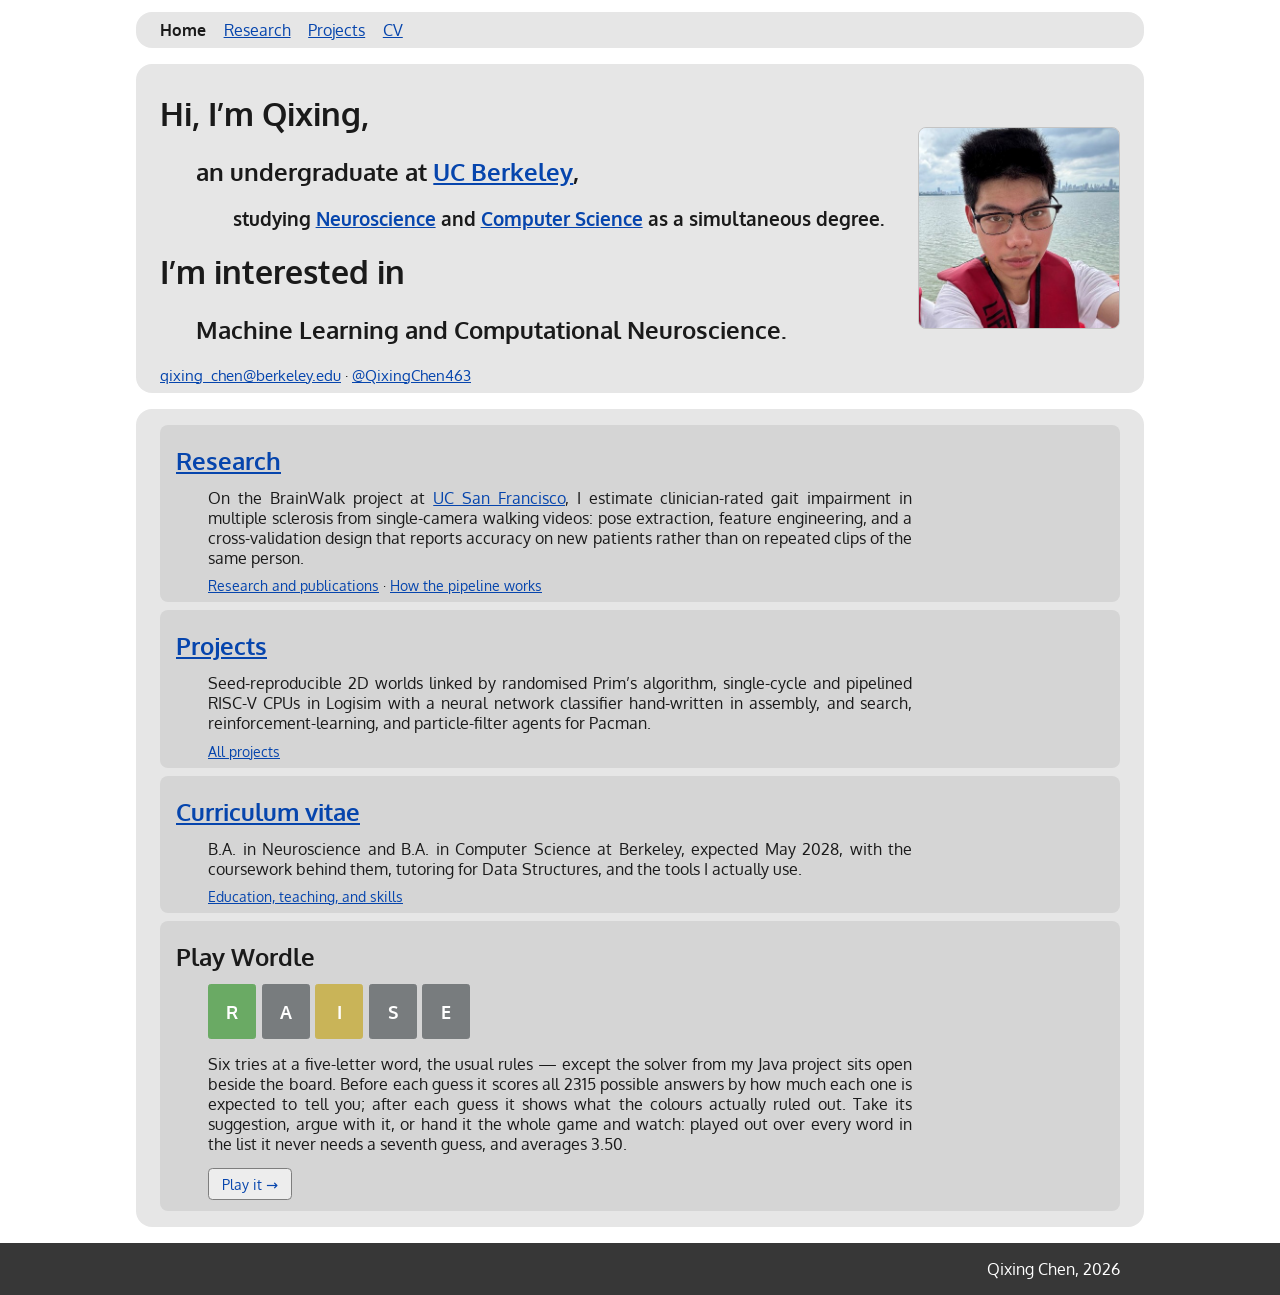
<file: index.html>
<!DOCTYPE html>
<html lang="en">
<head>
	<title>
		Qixing Chen
	</title>
	<meta charset="utf-8">
	<meta name="viewport" content="width=device-width, initial-scale=1">
	<meta name="description" content="Qixing Chen — undergraduate at UC Berkeley studying Neuroscience and Computer Science.">
	<link rel="stylesheet" type="text/css" href="style.css">
	<script src="script.js" defer></script>
</head>

<body>
	<nav class="sitenav" aria-label="Sections">
		<div class="navinner">
			<ul class="navlinks">
				<li><a href="index.html" class="texta" aria-current="page">Home</a></li>
				<li><a href="research.html" class="texta">Research</a></li>
				<li><a href="projects.html" class="texta">Projects</a></li>
				<li><a href="cv.html" class="texta">CV</a></li>
			</ul>
		</div>
	</nav>
	<div class="card" id="top">
		<div class="intro">
			<div class="intro-text">
				<h1>Hi, I&rsquo;m Qixing,</h1>
				<h2 style="text-indent: 5%;">an undergraduate at <a href="https://www.berkeley.edu/" class="texta">UC Berkeley</a>,</h2>
				<h3 style="text-indent: 10%;">studying <a href="https://neuroscience.berkeley.edu/" class="texta">Neuroscience</a> and <a href="https://eecs.berkeley.edu/" class="texta">Computer Science</a> as a simultaneous degree.</h3>
				<h1>I&rsquo;m interested in</h1>
				<h2 style="text-indent: 5%;">Machine Learning and Computational Neuroscience.</h2>
				<p class="contactline">
					<a href="mailto:qixing_chen@berkeley.edu" class="texta">qixing_chen@berkeley.edu</a>
					&middot;
					<a href="https://github.com/QixingChen463" class="texta">@QixingChen463</a>
				</p>
			</div>
			<div class="profile">
				<img src="img/profile.jpg" alt="Qixing Chen">
			</div>
		</div>
	</div>

	<div class="card">

		<div class="subcard">
			<h2 class="cvtitle"><a href="research.html" class="texta">Research</a></h2>
			<div class="indent">
				<p class="teaser">
					On the BrainWalk project at <a href="https://www.ucsf.edu/" class="texta">UC San Francisco</a>,
					I estimate clinician-rated gait impairment in multiple sclerosis from single-camera walking
					videos: pose extraction, feature engineering, and a cross-validation design that reports
					accuracy on new patients rather than on repeated clips of the same person.
				</p>
				<p class="morelinks">
					<a href="research.html" class="texta">Research and publications</a>
					&middot;
					<a href="research/brainwalk.html" class="texta">How the pipeline works</a>
				</p>
			</div>
		</div>

		<div class="subcard">
			<h2 class="cvtitle"><a href="projects.html" class="texta">Projects</a></h2>
			<div class="indent">
				<p class="teaser">
					Seed-reproducible 2D worlds linked by randomised Prim&rsquo;s algorithm, single-cycle and
					pipelined RISC-V CPUs in Logisim with a neural network classifier hand-written in assembly,
					and search, reinforcement-learning, and particle-filter agents for Pacman.
				</p>
				<p class="morelinks">
					<a href="projects.html" class="texta">All projects</a>
				</p>
			</div>
		</div>

		<div class="subcard">
			<h2 class="cvtitle"><a href="cv.html" class="texta">Curriculum vitae</a></h2>
			<div class="indent">
				<p class="teaser">
					B.A. in Neuroscience and B.A. in Computer Science at Berkeley, expected May 2028, with the
					coursework behind them, tutoring for Data Structures, and the tools I actually use.
				</p>
				<p class="morelinks">
					<a href="cv.html" class="texta">Education, teaching, and skills</a>
				</p>
			</div>
		</div>

		<div class="subcard" id="play">
			<h2 class="cvtitle">Play Wordle</h2>
			<div class="indent">
				<div class="boardrow playstrip" aria-hidden="true">
					<span class="tile green">R</span>
					<span class="tile gray">A</span>
					<span class="tile yellow">I</span>
					<span class="tile gray">S</span>
					<span class="tile gray">E</span>
				</div>
				<p class="teaser">
					Six tries at a five-letter word, the usual rules &mdash; except the solver from my Java
					project sits open beside the board. Before each guess it scores all 2315 possible answers by
					how much each one is expected to tell you; after each guess it shows what the colours
					actually ruled out. Take its suggestion, argue with it, or hand it the whole game and watch:
					played out over every word in the list it never needs a seventh guess, and averages 3.50.
				</p>
				<p class="playcta">
					<a href="projects/wordle.html" class="btn">Play it &rarr;</a>
				</p>
			</div>
		</div>

	</div>
</body>

<footer>
	<p>Qixing Chen, <span id="currentYear"></span></p>
</footer>
</html>
</file>
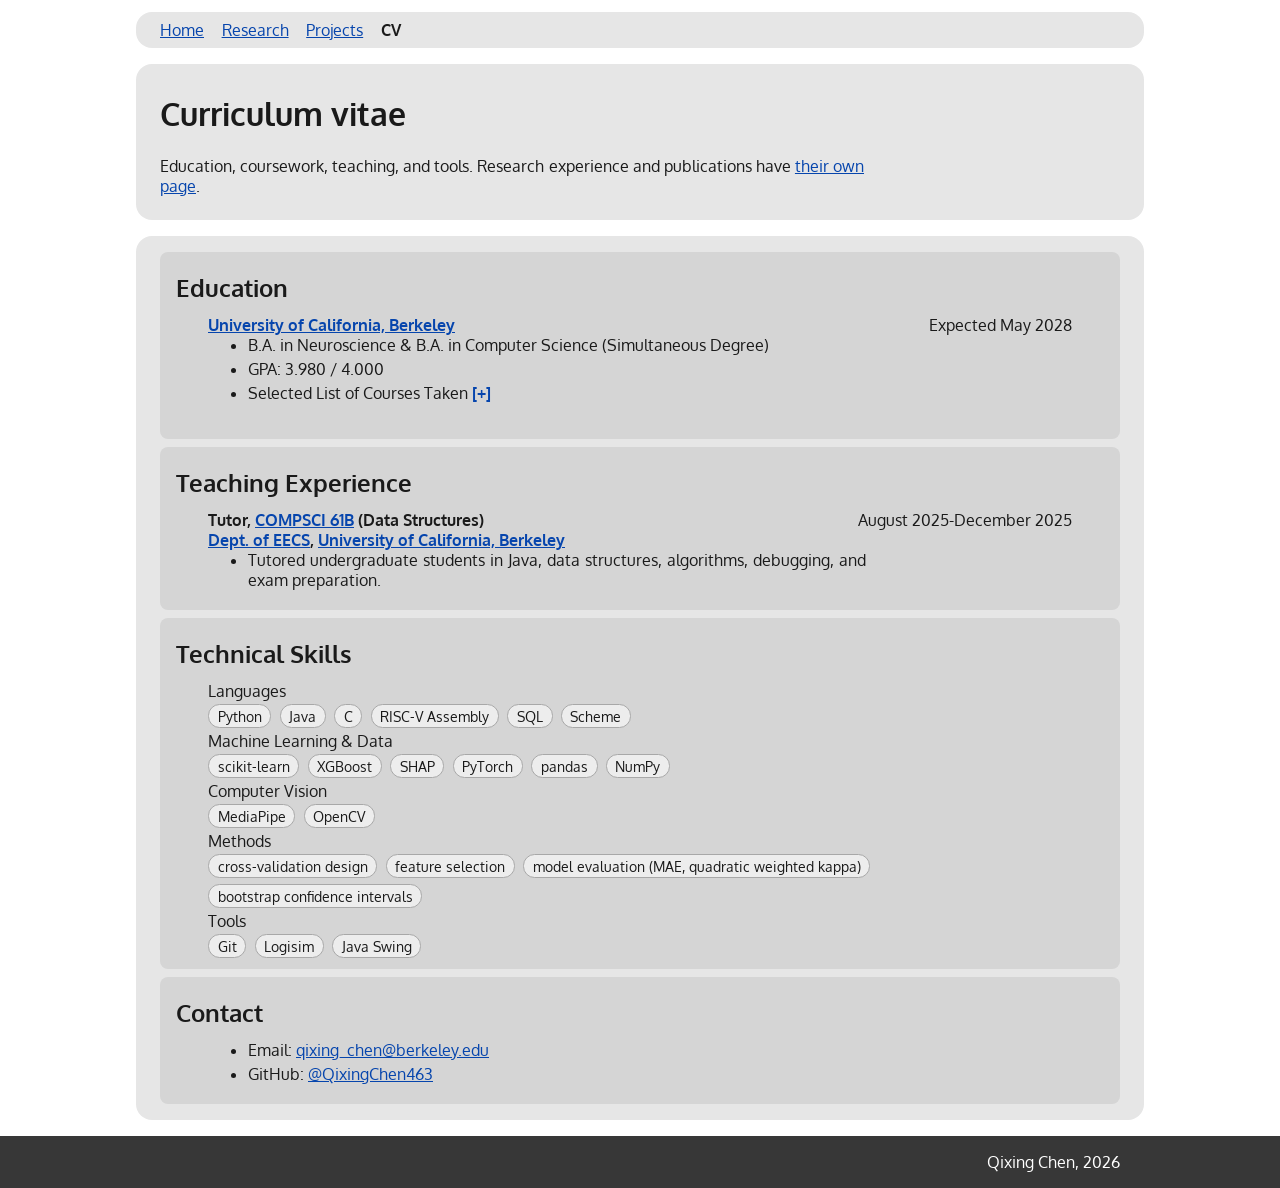
<file: cv.html>
<!DOCTYPE html>
<html lang="en">
<head>
	<title>
		C.V. — Qixing Chen
	</title>
	<meta charset="utf-8">
	<meta name="viewport" content="width=device-width, initial-scale=1">
	<meta name="description" content="Curriculum vitae for Qixing Chen: education and coursework at UC Berkeley, teaching experience, technical skills, and contact.">
	<link rel="stylesheet" type="text/css" href="style.css">
	<script src="script.js" defer></script>
</head>

<body>
	<nav class="sitenav" aria-label="Sections">
		<div class="navinner">
			<ul class="navlinks">
				<li><a href="index.html" class="texta">Home</a></li>
				<li><a href="research.html" class="texta">Research</a></li>
				<li><a href="projects.html" class="texta">Projects</a></li>
				<li><a href="cv.html" class="texta" aria-current="page">CV</a></li>
			</ul>
		</div>
	</nav>
	<div class="card" id="top">
		<h1>Curriculum vitae</h1>
		<p class="lede">
			Education, coursework, teaching, and tools. Research experience and publications have
			<a href="research.html" class="texta">their own page</a>.
		</p>
	</div>

	<div class="card">

		<!-- ============ Education ============ -->
		<div class="subcard" id="education">
			<h2 class="cvtitle">Education</h2>
			<div class="indent">
				<h4 class="lralign cvitem">
					<a href="https://www.berkeley.edu/" class="texta">University of California, Berkeley</a>
					<span class="date">Expected May 2028</span>
				</h4>
				<ul class="cvlist">
					<li>B.A. in Neuroscience &amp; B.A. in Computer Science (Simultaneous Degree)</li>
					<li>GPA: 3.980 / 4.000</li>
					<li id="courses_taken">
						<a class="expand" role="button" tabindex="0" aria-expanded="false">
							Selected List of Courses Taken
						</a>
						<div class="expandcontent">
							<table>
								<tr>
									<th>Computer Science</th>
									<th>Mathematics</th>
									<th>Natural Sciences</th>
								</tr>
								<tr>
									<td>
										COMPSCI <a href="https://cs61a.org/" class="texta b">61A</a>
										<br>
										(Structure and Interpretation of Computer Programs)
									</td>
									<td>
										MATH <span class="b">53</span>
										<br>
										(Multivariable Calculus)
									</td>
									<td>
										BIOLOGY <span class="b">1A / 1AL</span>
										<br>
										(General Biology and Laboratory)
									</td>
								</tr>
								<tr>
									<td>
										COMPSCI <a href="https://datastructur.es/" class="texta b">61B</a>
										<br>
										(Data Structures)
									</td>
									<td>
										MATH <span class="b">54</span>
										<br>
										(Linear Algebra and Differential Equations)
									</td>
									<td>
										CHEM <span class="b">1A / 1AL</span>
										<br>
										(General Chemistry and Laboratory)
									</td>
								</tr>
								<tr>
									<td>
										COMPSCI <a href="https://cs61c.org/" class="texta b">61C</a>
										<br>
										(Machine Structures)
									</td>
									<td>
										MATH <span class="b">55</span>
										<br>
										(Discrete Mathematics)
									</td>
									<td>
										CHEM <span class="b">3A</span>
										<br>
										(Organic Chemistry)
									</td>
								</tr>
								<tr>
									<td>
										COMPSCI <a href="https://www.eecs70.org/" class="texta b">70</a>
										<br>
										(Discrete Mathematics and Probability Theory)
									</td>
									<td>
									</td>
									<td>
										PHYSICS <span class="b">7A / 8B</span>
										<br>
										(Mechanics; Electromagnetism, Waves, and Optics)
									</td>
								</tr>
								<tr>
									<td>
										COMPSCI <a href="https://cs170.org/" class="texta b">170</a>
										<br>
										(Efficient Algorithms and Intractable Problems)
										<br>
										<span class="planned">In progress</span>
									</td>
									<td>
									</td>
									<td>
										NEUROSCI <span class="b">100A</span>
										<br>
										(Introduction to Neuroscience)
										<br>
										<span class="planned">Planned</span>
									</td>
								</tr>
								<tr>
									<td>
										EECS <a href="https://eecs127.github.io/" class="texta b">127</a>
										<br>
										(Optimization Models in Engineering)
										<br>
										<span class="planned">In progress</span>
									</td>
									<td>
									</td>
									<td>
									</td>
								</tr>
								<tr>
									<td>
										EECS <a href="https://www.eecs126.org/" class="texta b">126</a>
										<br>
										(Probability and Random Processes)
										<br>
										<span class="planned">In progress</span>
									</td>
									<td>
									</td>
									<td>
									</td>
								</tr>
								<tr>
									<td>
										COMPSCI <a href="https://www.eecs189.org/" class="texta b">189</a>
										<br>
										(Introduction to Machine Learning)
										<br>
										<span class="planned">Planned</span>
									</td>
									<td>
									</td>
									<td>
									</td>
								</tr>
							</table>
						</div>
					</li>
				</ul>
			</div>
		</div>

		<!-- ============ Teaching ============ -->
		<div class="subcard" id="teaching">
			<h2 class="cvtitle">Teaching Experience</h2>
			<div class="indent">
				<h4 class="lralign cvitem">
					Tutor, <a href="https://datastructur.es/" class="texta">COMPSCI 61B</a> (Data Structures)
					<span class="date">August 2025-December 2025</span>
					<br>
					<a href="https://eecs.berkeley.edu/" class="texta">Dept. of EECS</a>, <a href="https://www.berkeley.edu/" class="texta">University of California, Berkeley</a>
				</h4>
				<ul class="cvlist">
					<li>Tutored undergraduate students in Java, data structures, algorithms, debugging, and exam preparation.</li>
				</ul>
			</div>
		</div>

		<!-- ============ Skills ============ -->
		<div class="subcard" id="skills">
			<h2 class="cvtitle">Technical Skills</h2>
			<div class="indent">
				<h4 class="cvitem light">Languages</h4>
				<ul class="chips">
					<li>Python</li>
					<li>Java</li>
					<li>C</li>
					<li>RISC-V Assembly</li>
					<li>SQL</li>
					<li>Scheme</li>
				</ul>
				<h4 class="cvitem light">Machine Learning &amp; Data</h4>
				<ul class="chips">
					<li>scikit-learn</li>
					<li>XGBoost</li>
					<li>SHAP</li>
					<li>PyTorch</li>
					<li>pandas</li>
					<li>NumPy</li>
				</ul>
				<h4 class="cvitem light">Computer Vision</h4>
				<ul class="chips">
					<li>MediaPipe</li>
					<li>OpenCV</li>
				</ul>
				<h4 class="cvitem light">Methods</h4>
				<ul class="chips">
					<li>cross-validation design</li>
					<li>feature selection</li>
					<li>model evaluation (MAE, quadratic weighted kappa)</li>
					<li>bootstrap confidence intervals</li>
				</ul>
				<h4 class="cvitem light">Tools</h4>
				<ul class="chips">
					<li>Git</li>
					<li>Logisim</li>
					<li>Java Swing</li>
				</ul>
			</div>
		</div>

		<!-- ============ Contact ============ -->
		<div class="subcard" id="contact">
			<h2 class="cvtitle">Contact</h2>
			<div class="indent">
				<ul class="cvlist">
					<li>Email: <a href="mailto:qixing_chen@berkeley.edu" class="texta">qixing_chen@berkeley.edu</a></li>
					<li>GitHub: <a href="https://github.com/QixingChen463" class="texta">@QixingChen463</a></li>
				</ul>
			</div>
		</div>

	</div>
</body>

<footer>
	<p>Qixing Chen, <span id="currentYear"></span></p>
</footer>
</html>
</file>
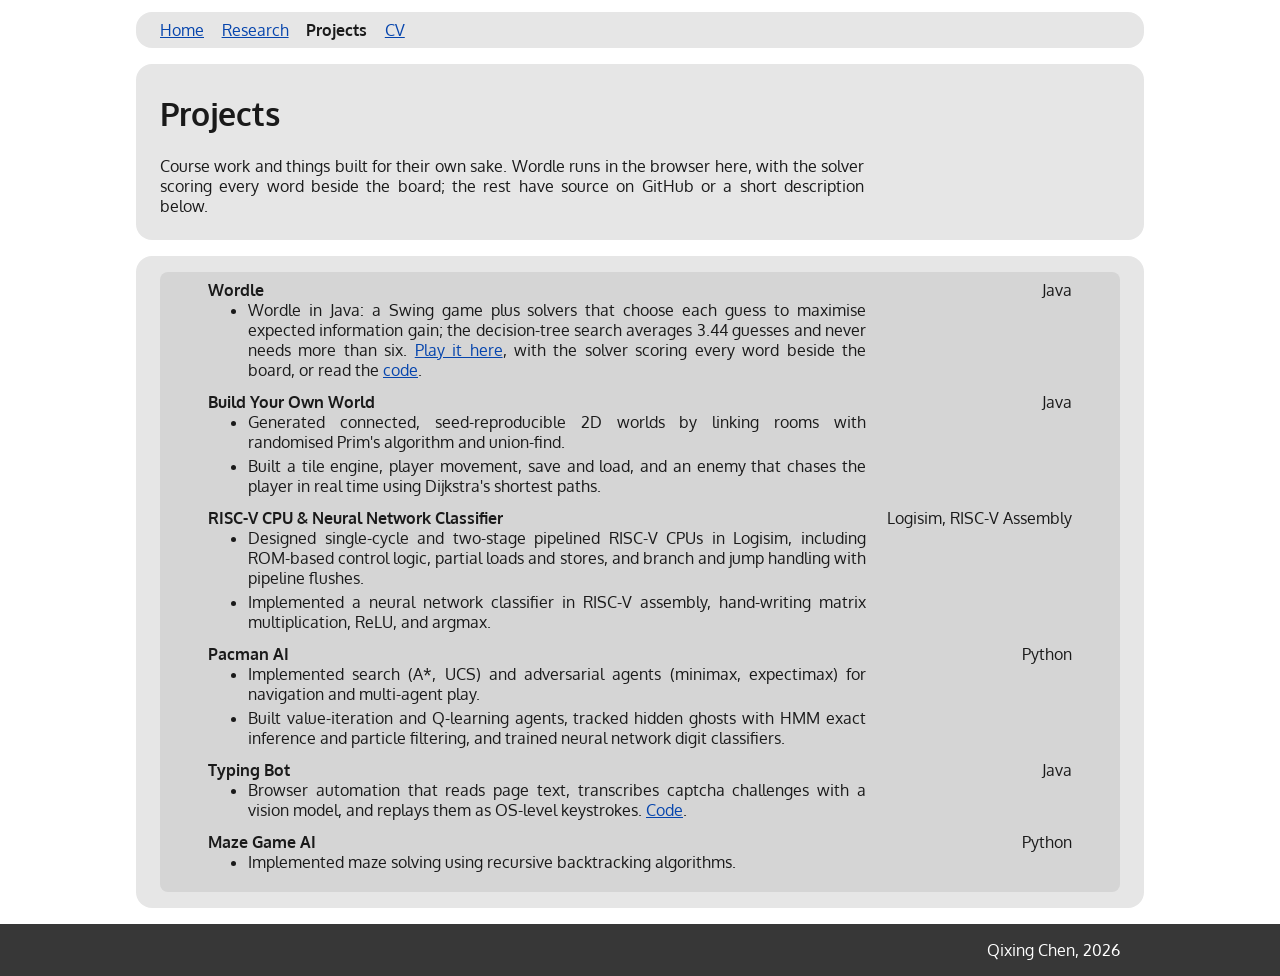
<file: projects.html>
<!DOCTYPE html>
<html lang="en">
<head>
	<title>
		Projects — Qixing Chen
	</title>
	<meta charset="utf-8">
	<meta name="viewport" content="width=device-width, initial-scale=1">
	<meta name="description" content="Projects by Qixing Chen: a Wordle entropy solver, procedural world generation, RISC-V CPUs in Logisim, and Pacman AI agents.">
	<link rel="stylesheet" type="text/css" href="style.css">
	<script src="script.js" defer></script>
</head>

<body>
	<nav class="sitenav" aria-label="Sections">
		<div class="navinner">
			<ul class="navlinks">
				<li><a href="index.html" class="texta">Home</a></li>
				<li><a href="research.html" class="texta">Research</a></li>
				<li><a href="projects.html" class="texta" aria-current="page">Projects</a></li>
				<li><a href="cv.html" class="texta">CV</a></li>
			</ul>
		</div>
	</nav>
	<div class="card" id="top">
		<h1>Projects</h1>
		<p class="lede">
			Course work and things built for their own sake. Wordle runs in the browser here, with the
			solver scoring every word beside the board; the rest have source on GitHub or a short
			description below.
		</p>
	</div>

	<div class="card">

		<!-- ============ Projects ============ -->
		<div class="subcard" id="projects">
			<div class="indent">
				<h4 class="lralign cvitem">
					Wordle
					<span class="date">Java</span>
				</h4>
				<ul class="cvlist">
					<li>Wordle in Java: a Swing game plus solvers that choose each guess to maximise expected
						information gain; the decision-tree search averages 3.44 guesses and never needs more than
						six. <a href="projects/wordle.html" class="texta">Play it here</a>, with the solver scoring
						every word beside the board, or read the
						<a href="https://github.com/QixingChen463/wordle" class="texta">code</a>.</li>
				</ul>

				<h4 class="lralign cvitem">
					Build Your Own World
					<span class="date">Java</span>
				</h4>
				<ul class="cvlist">
					<li>Generated connected, seed-reproducible 2D worlds by linking rooms with randomised Prim's algorithm and union-find.</li>
					<li>Built a tile engine, player movement, save and load, and an enemy that chases the player in real time using Dijkstra's shortest paths.</li>
				</ul>

				<h4 class="lralign cvitem">
					RISC-V CPU &amp; Neural Network Classifier
					<span class="date">Logisim, RISC-V Assembly</span>
				</h4>
				<ul class="cvlist">
					<li>Designed single-cycle and two-stage pipelined RISC-V CPUs in Logisim, including ROM-based control logic, partial loads and stores, and branch and jump handling with pipeline flushes.</li>
					<li>Implemented a neural network classifier in RISC-V assembly, hand-writing matrix multiplication, ReLU, and argmax.</li>
				</ul>

				<h4 class="lralign cvitem">
					Pacman AI
					<span class="date">Python</span>
				</h4>
				<ul class="cvlist">
					<li>Implemented search (A*, UCS) and adversarial agents (minimax, expectimax) for navigation and multi-agent play.</li>
					<li>Built value-iteration and Q-learning agents, tracked hidden ghosts with HMM exact inference and particle filtering, and trained neural network digit classifiers.</li>
				</ul>

				<h4 class="lralign cvitem">
					Typing Bot
					<span class="date">Java</span>
				</h4>
				<ul class="cvlist">
					<li>Browser automation that reads page text, transcribes captcha challenges with a vision model, and replays them as OS-level keystrokes. <a href="https://github.com/QixingChen463/typing-bot" class="texta">Code</a>.</li>
				</ul>

				<h4 class="lralign cvitem">
					Maze Game AI
					<span class="date">Python</span>
				</h4>
				<ul class="cvlist">
					<li>Implemented maze solving using recursive backtracking algorithms.</li>
				</ul>
			</div>
		</div>

	</div>
</body>

<footer>
	<p>Qixing Chen, <span id="currentYear"></span></p>
</footer>
</html>
</file>
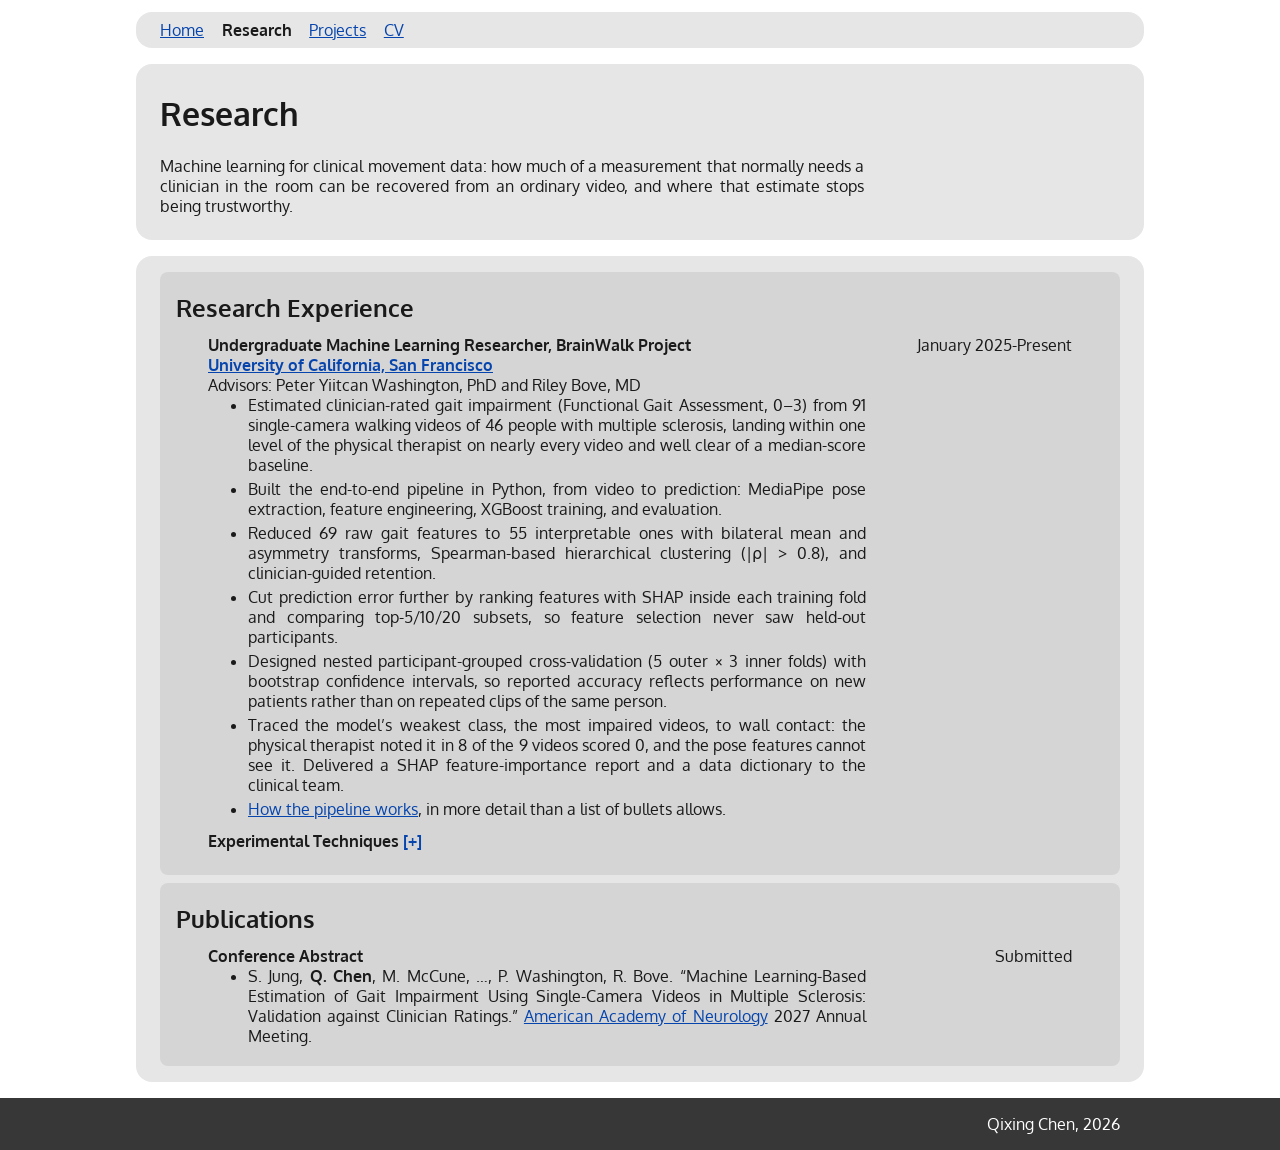
<file: research.html>
<!DOCTYPE html>
<html lang="en">
<head>
	<title>
		Research — Qixing Chen
	</title>
	<meta charset="utf-8">
	<meta name="viewport" content="width=device-width, initial-scale=1">
	<meta name="description" content="Research experience and publications: estimating clinician-rated gait impairment in multiple sclerosis from single-camera walking videos.">
	<link rel="stylesheet" type="text/css" href="style.css">
	<script src="script.js" defer></script>
</head>

<body>
	<nav class="sitenav" aria-label="Sections">
		<div class="navinner">
			<ul class="navlinks">
				<li><a href="index.html" class="texta">Home</a></li>
				<li><a href="research.html" class="texta" aria-current="page">Research</a></li>
				<li><a href="projects.html" class="texta">Projects</a></li>
				<li><a href="cv.html" class="texta">CV</a></li>
			</ul>
		</div>
	</nav>
	<div class="card" id="top">
		<h1>Research</h1>
		<p class="lede">
			Machine learning for clinical movement data: how much of a measurement that normally needs a
			clinician in the room can be recovered from an ordinary video, and where that estimate stops
			being trustworthy.
		</p>
	</div>

	<div class="card">

		<!-- ============ Research ============ -->
		<div class="subcard" id="research">
			<h2 class="cvtitle">Research Experience</h2>
			<div class="indent">
				<h4 class="lralign cvitem">
					Undergraduate Machine Learning Researcher, BrainWalk Project
					<span class="date">January 2025-Present</span>
					<br>
					<a href="https://www.ucsf.edu/" class="texta">University of California, San Francisco</a>
					<br>
					<span class="light">Advisors: Peter Yiitcan Washington, PhD and Riley Bove, MD</span>
				</h4>
				<ul class="cvlist">
					<li>Estimated clinician-rated gait impairment (Functional Gait Assessment, 0&ndash;3) from 91 single-camera walking videos of 46 people with multiple sclerosis, landing within one level of the physical therapist on nearly every video and well clear of a median-score baseline.</li>
					<li>Built the end-to-end pipeline in Python, from video to prediction: MediaPipe pose extraction, feature engineering, XGBoost training, and evaluation.</li>
					<li>Reduced 69 raw gait features to 55 interpretable ones with bilateral mean and asymmetry transforms, Spearman-based hierarchical clustering (|&rho;| &gt; 0.8), and clinician-guided retention.</li>
					<li>Cut prediction error further by ranking features with SHAP inside each training fold and comparing top-5/10/20 subsets, so feature selection never saw held-out participants.</li>
					<li>Designed nested participant-grouped cross-validation (5 outer &times; 3 inner folds) with bootstrap confidence intervals, so reported accuracy reflects performance on new patients rather than on repeated clips of the same person.</li>
					<li>Traced the model&rsquo;s weakest class, the most impaired videos, to wall contact: the physical therapist noted it in 8 of the 9 videos scored 0, and the pose features cannot see it. Delivered a SHAP feature-importance report and a data dictionary to the clinical team.</li>
					<li><a href="research/brainwalk.html" class="texta">How the pipeline works</a>, in more detail than a list of bullets allows.</li>
				</ul>

				<h4 class="cvitem">
					<a class="expand" role="button" tabindex="0" aria-expanded="false">Experimental Techniques</a>
				</h4>
				<div class="expandcontent">
					<ul class="cvlist">
						<li>Stereotaxic surgery and intracranial viral injection</li>
						<li>Mouse perfusion and tissue fixation</li>
						<li>Mouse brain extraction and tissue sectioning</li>
						<li>Brain tissue preparation for histological analysis</li>
						<li>Intraperitoneal (IP) and subcutaneous injections</li>
						<li>Surgical suturing and post-operative care</li>
						<li>Laboratory mouse handling</li>
					</ul>
				</div>
			</div>
		</div>

		<!-- ============ Publications ============ -->
		<div class="subcard" id="publications">
			<h2 class="cvtitle">Publications</h2>
			<div class="indent">
				<h4 class="lralign cvitem">
					Conference Abstract
					<span class="date">Submitted</span>
				</h4>
				<ul class="cvlist">
					<li>S. Jung, <span class="emph">Q. Chen</span>, M. McCune, &hellip;, P. Washington, R. Bove. &ldquo;Machine Learning-Based Estimation of Gait Impairment Using Single-Camera Videos in Multiple Sclerosis: Validation against Clinician Ratings.&rdquo; <a href="https://www.aan.com/" class="texta">American Academy of Neurology</a> 2027 Annual Meeting.</li>
				</ul>
			</div>
		</div>

	</div>
</body>

<footer>
	<p>Qixing Chen, <span id="currentYear"></span></p>
</footer>
</html>
</file>
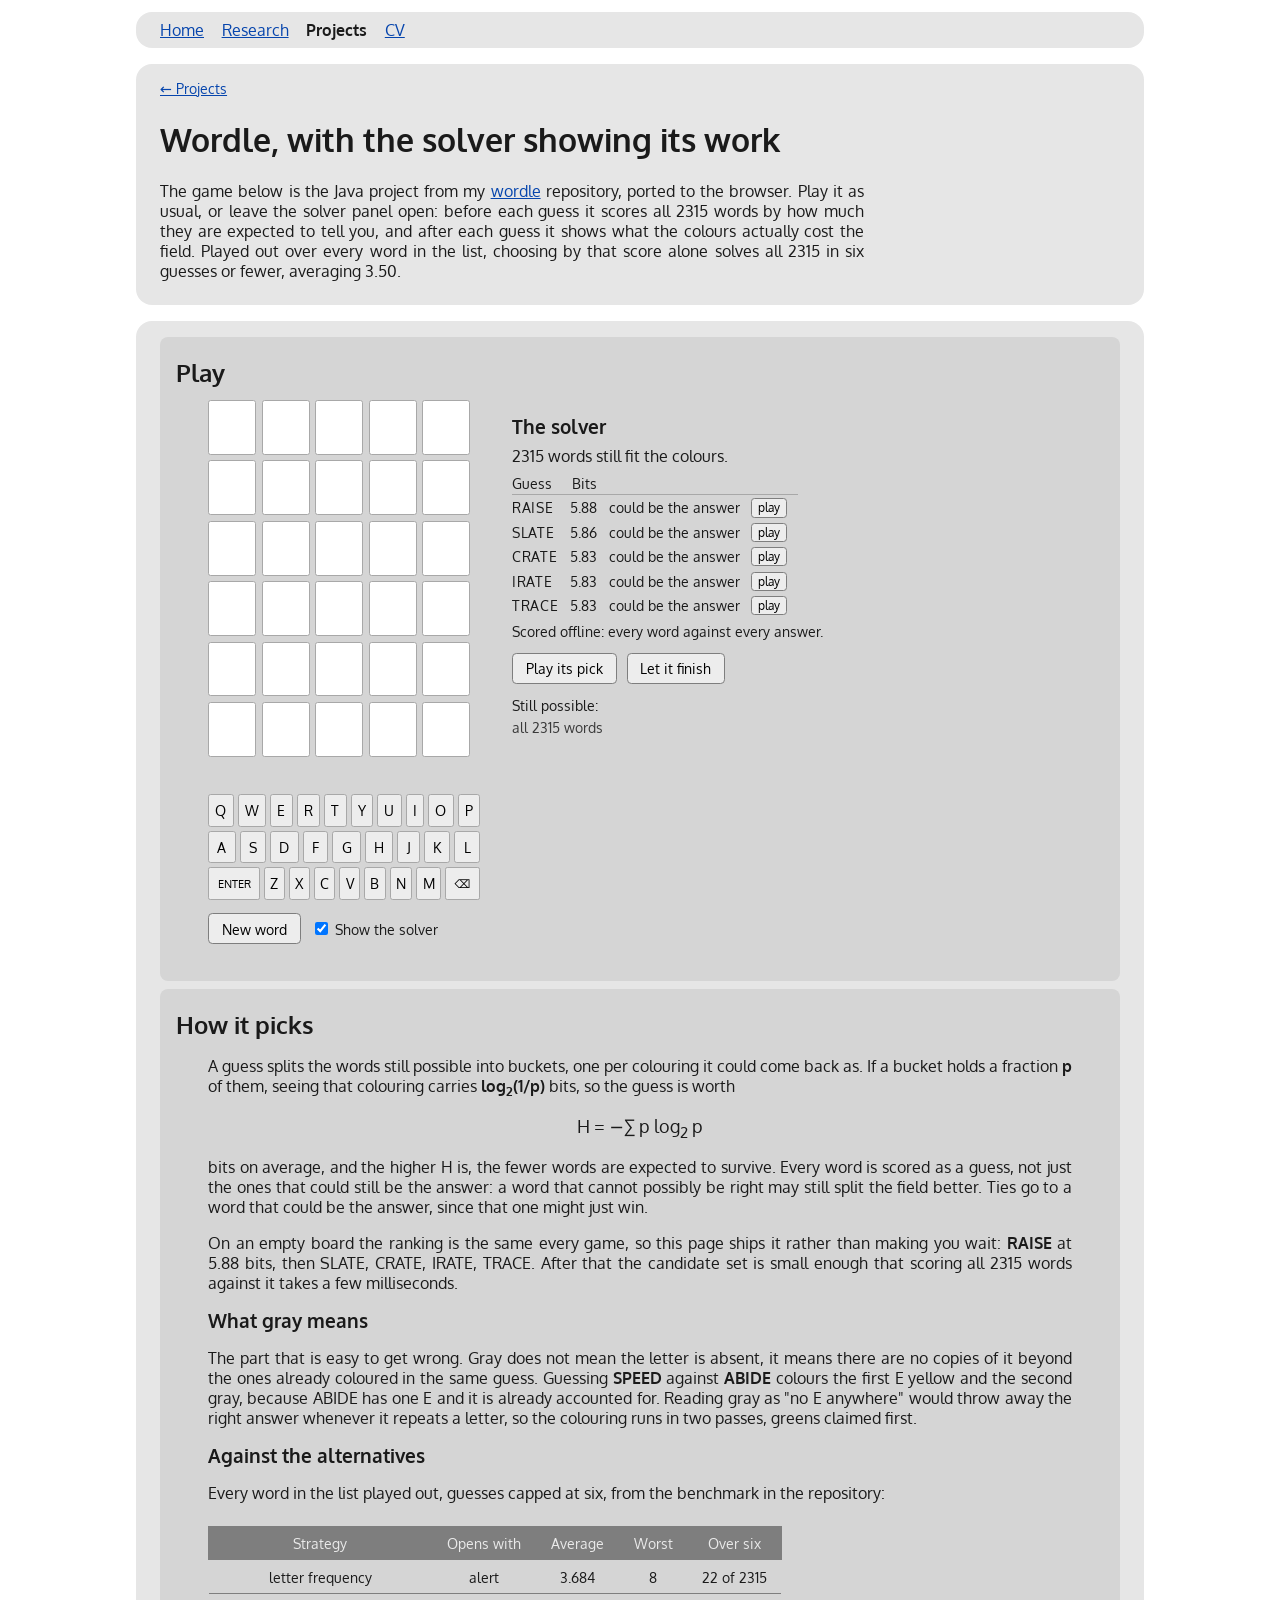
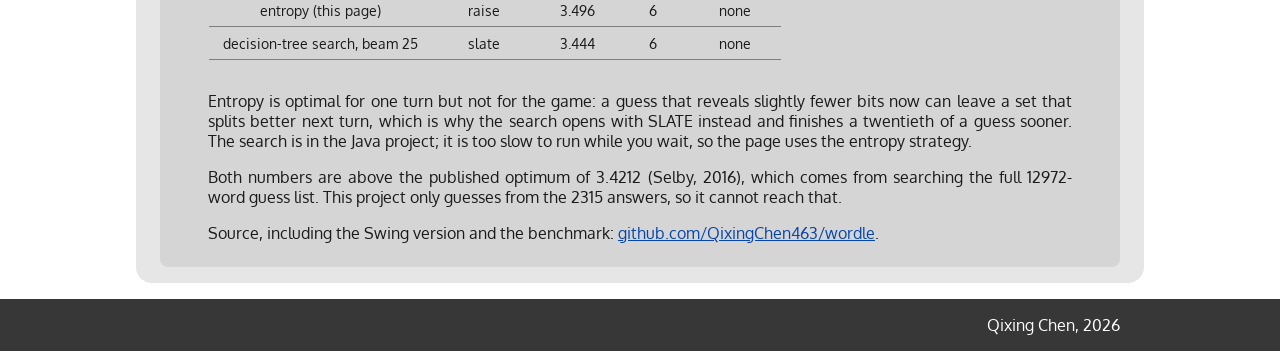
<file: projects/wordle.html>
<!DOCTYPE html>
<html lang="en">
<head>
	<title>
		Wordle — Qixing Chen
	</title>
	<meta charset="utf-8">
	<meta name="viewport" content="width=device-width, initial-scale=1">
	<meta name="description" content="A playable Wordle with the entropy solver from Qixing Chen's Java project running beside the board.">
	<link rel="stylesheet" type="text/css" href="../style.css">
	<script src="../script.js" defer></script>
	<script src="wordle-words.js" defer></script>
	<script src="wordle.js" defer></script>
</head>

<body>
	<nav class="sitenav" aria-label="Sections">
		<div class="navinner">
			<ul class="navlinks">
				<li><a href="../index.html" class="texta">Home</a></li>
				<li><a href="../research.html" class="texta">Research</a></li>
				<li><a href="../projects.html" class="texta" aria-current="page">Projects</a></li>
				<li><a href="../cv.html" class="texta">CV</a></li>
			</ul>
		</div>
	</nav>

	<div class="card" id="top">
		<p class="backlink"><a href="../projects.html" class="texta">&larr; Projects</a></p>
		<h1>Wordle, with the solver showing its work</h1>
		<p class="lede">
			The game below is the Java project from my
			<a href="https://github.com/QixingChen463/wordle" class="texta">wordle</a> repository, ported to
			the browser. Play it as usual, or leave the solver panel open: before each guess it scores all
			2315 words by how much they are expected to tell you, and after each guess it shows what the
			colours actually cost the field. Played out over every word in the list, choosing by that
			score alone solves all 2315 in six guesses or fewer, averaging 3.50.
		</p>
	</div>

	<div class="card">
		<div class="subcard">
			<h2 class="cvtitle">Play</h2>
			<div class="indent">
				<div class="playarea">
					<div class="playside">
						<div id="board" class="board"></div>
						<p id="message" class="message" role="status" aria-live="polite"></p>
						<div id="keyboard" class="keyboard"></div>
						<p class="controls">
							<button type="button" id="newgame" class="btn">New word</button>
							<label class="toggle"><input type="checkbox" id="showbot" checked> Show the solver</label>
						</p>
					</div>

					<div class="playside" id="bot">
						<h3 class="bottitle">The solver</h3>
						<p id="remaining" class="remaining"></p>
						<table class="suggestions">
							<thead>
								<tr>
									<th>Guess</th>
									<th class="num">Bits</th>
									<th></th>
									<th></th>
								</tr>
							</thead>
							<tbody id="suggestionbody"></tbody>
						</table>
						<p id="suggestionnote" class="light small"></p>
						<p class="controls">
							<button type="button" id="playbest" class="btn">Play its pick</button>
							<button type="button" id="autosolve" class="btn">Let it finish</button>
						</p>
						<p class="small light">Still possible:</p>
						<p id="candidates" class="candidates"></p>
					</div>
				</div>

				<div id="analysis" hidden>
					<h3 class="bottitle">Each guess, after the fact</h3>
					<div class="tablescroll">
					<table class="borderedtable analysistable">
						<thead>
							<tr>
								<th>Guess</th>
								<th>Colours</th>
								<th>Bits expected</th>
								<th>Bits learned</th>
								<th>Words left</th>
							</tr>
						</thead>
						<tbody id="analysisbody"></tbody>
					</table>
					</div>
					<p class="small light">
						A guess is worth a certain number of bits on average; the colouring that comes back is
						worth <span class="emph">log<sub>2</sub>(before / after)</span>. Getting more than expected
						means the answer fell in a small bucket, which is luck, not a better guess.
					</p>
				</div>
			</div>
		</div>

		<div class="subcard">
			<h2 class="cvtitle">How it picks</h2>
			<div class="indent">
				<p>
					A guess splits the words still possible into buckets, one per colouring it could come back
					as. If a bucket holds a fraction <span class="emph">p</span> of them, seeing that colouring
					carries <span class="emph">log<sub>2</sub>(1/p)</span> bits, so the guess is worth
				</p>
				<p class="formula">H = &minus;&sum; p&thinsp;log<sub>2</sub>&thinsp;p</p>
				<p>
					bits on average, and the higher H is, the fewer words are expected to survive. Every word is
					scored as a guess, not just the ones that could still be the answer: a word that cannot
					possibly be right may still split the field better. Ties go to a word that could be the
					answer, since that one might just win.
				</p>
				<p>
					On an empty board the ranking is the same every game, so this page ships it rather than
					making you wait: <span class="emph">RAISE</span> at 5.88 bits, then SLATE, CRATE, IRATE,
					TRACE. After that the candidate set is small enough that scoring all 2315 words against it
					takes a few milliseconds.
				</p>

				<h3 class="bottitle">What gray means</h3>
				<p>
					The part that is easy to get wrong. Gray does not mean the letter is absent, it means there
					are no copies of it beyond the ones already coloured in the same guess. Guessing
					<span class="emph">SPEED</span> against <span class="emph">ABIDE</span> colours the first E
					yellow and the second gray, because ABIDE has one E and it is already accounted for. Reading
					gray as "no E anywhere" would throw away the right answer whenever it repeats a letter, so
					the colouring runs in two passes, greens claimed first.
				</p>

				<h3 class="bottitle">Against the alternatives</h3>
				<p>
					Every word in the list played out, guesses capped at six, from the benchmark in the
					repository:
				</p>
				<div class="tablescroll">
				<table class="borderedtable benchtable">
					<tr>
						<th>Strategy</th>
						<th>Opens with</th>
						<th>Average</th>
						<th>Worst</th>
						<th>Over six</th>
					</tr>
					<tr>
						<td>letter frequency</td>
						<td>alert</td>
						<td>3.684</td>
						<td>8</td>
						<td>22 of 2315</td>
					</tr>
					<tr>
						<td>entropy <span class="light">(this page)</span></td>
						<td>raise</td>
						<td>3.496</td>
						<td>6</td>
						<td>none</td>
					</tr>
					<tr>
						<td>decision-tree search, beam 25</td>
						<td>slate</td>
						<td>3.444</td>
						<td>6</td>
						<td>none</td>
					</tr>
				</table>
				</div>
				<p>
					Entropy is optimal for one turn but not for the game: a guess that reveals slightly fewer
					bits now can leave a set that splits better next turn, which is why the search opens with
					SLATE instead and finishes a twentieth of a guess sooner. The search is in the Java project;
					it is too slow to run while you wait, so the page uses the entropy strategy.
				</p>
				<p>
					Both numbers are above the published optimum of 3.4212 (Selby, 2016), which comes from
					searching the full 12972-word guess list. This project only guesses from the 2315 answers,
					so it cannot reach that.
				</p>
				<p>
					Source, including the Swing version and the benchmark:
					<a href="https://github.com/QixingChen463/wordle" class="texta">github.com/QixingChen463/wordle</a>.
				</p>
			</div>
		</div>
	</div>
</body>

<footer>
	<p>Qixing Chen, <span id="currentYear"></span></p>
</footer>
</html>
</file>
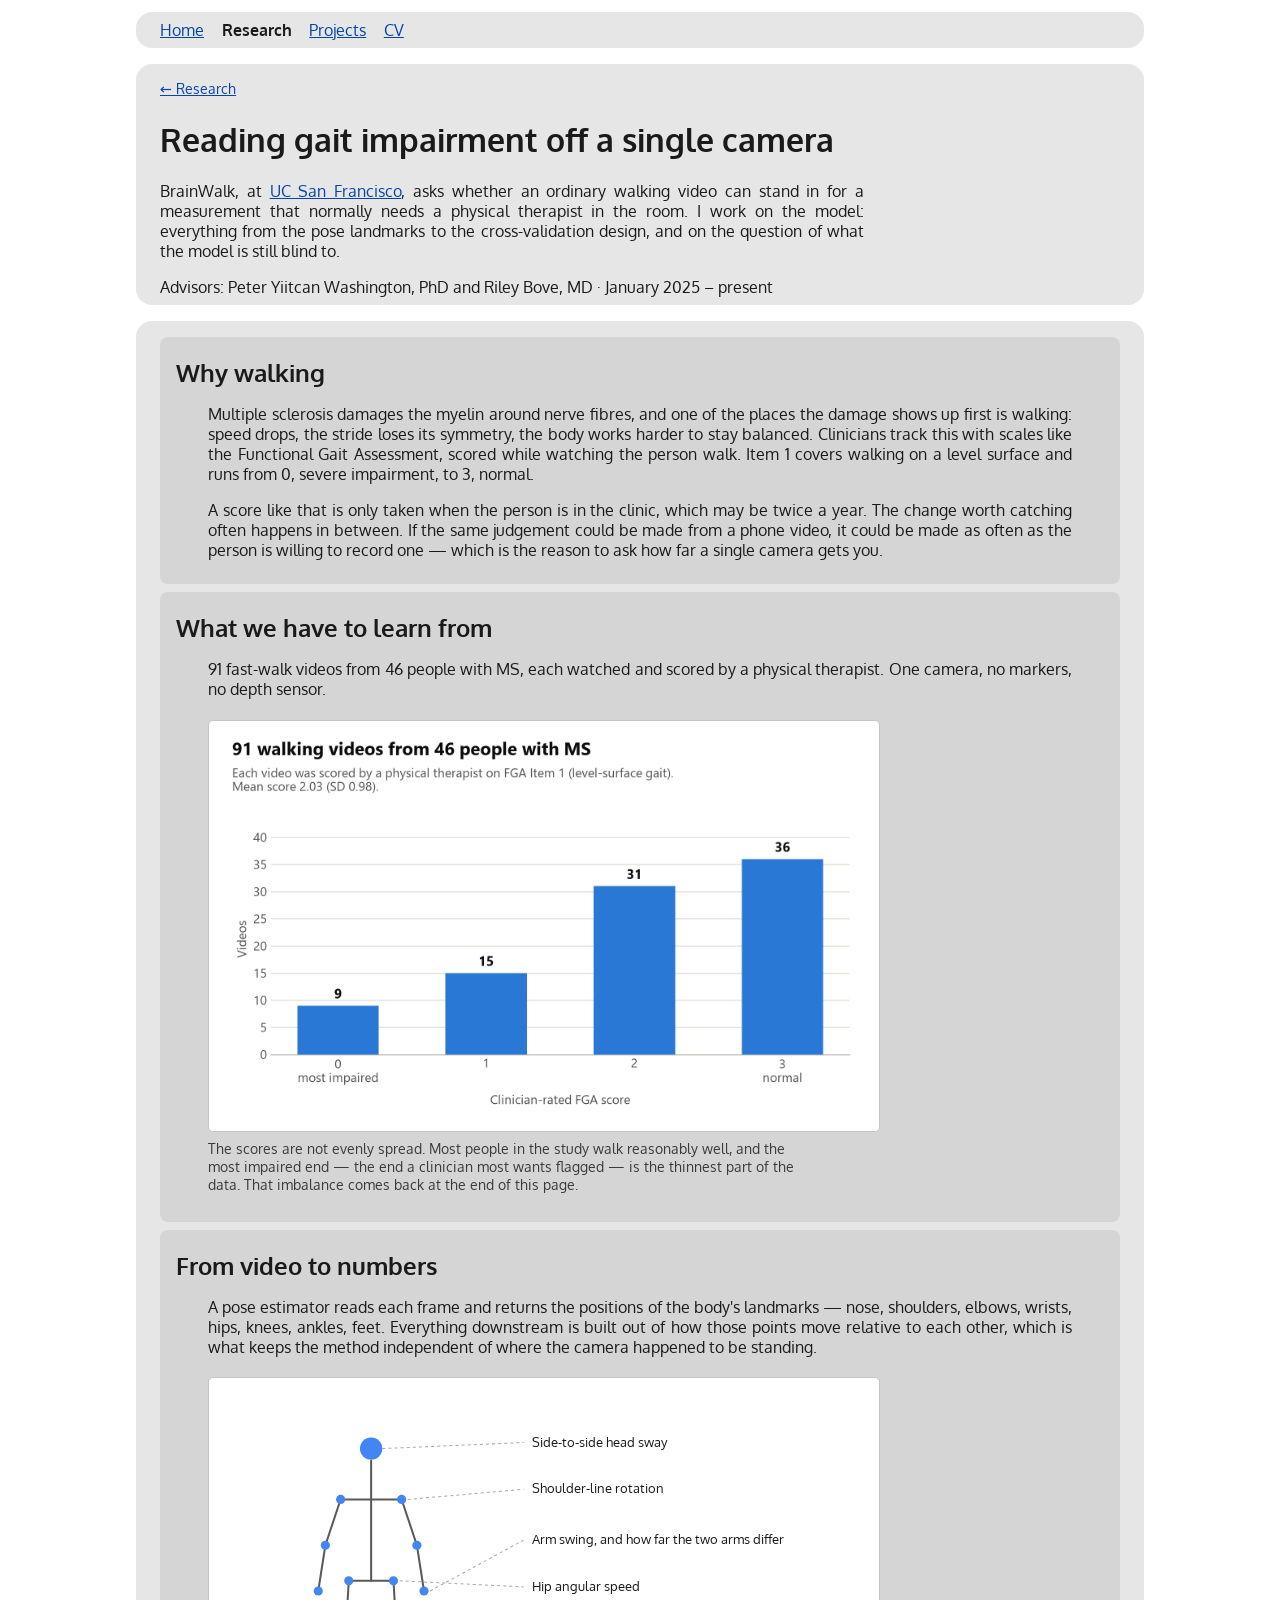
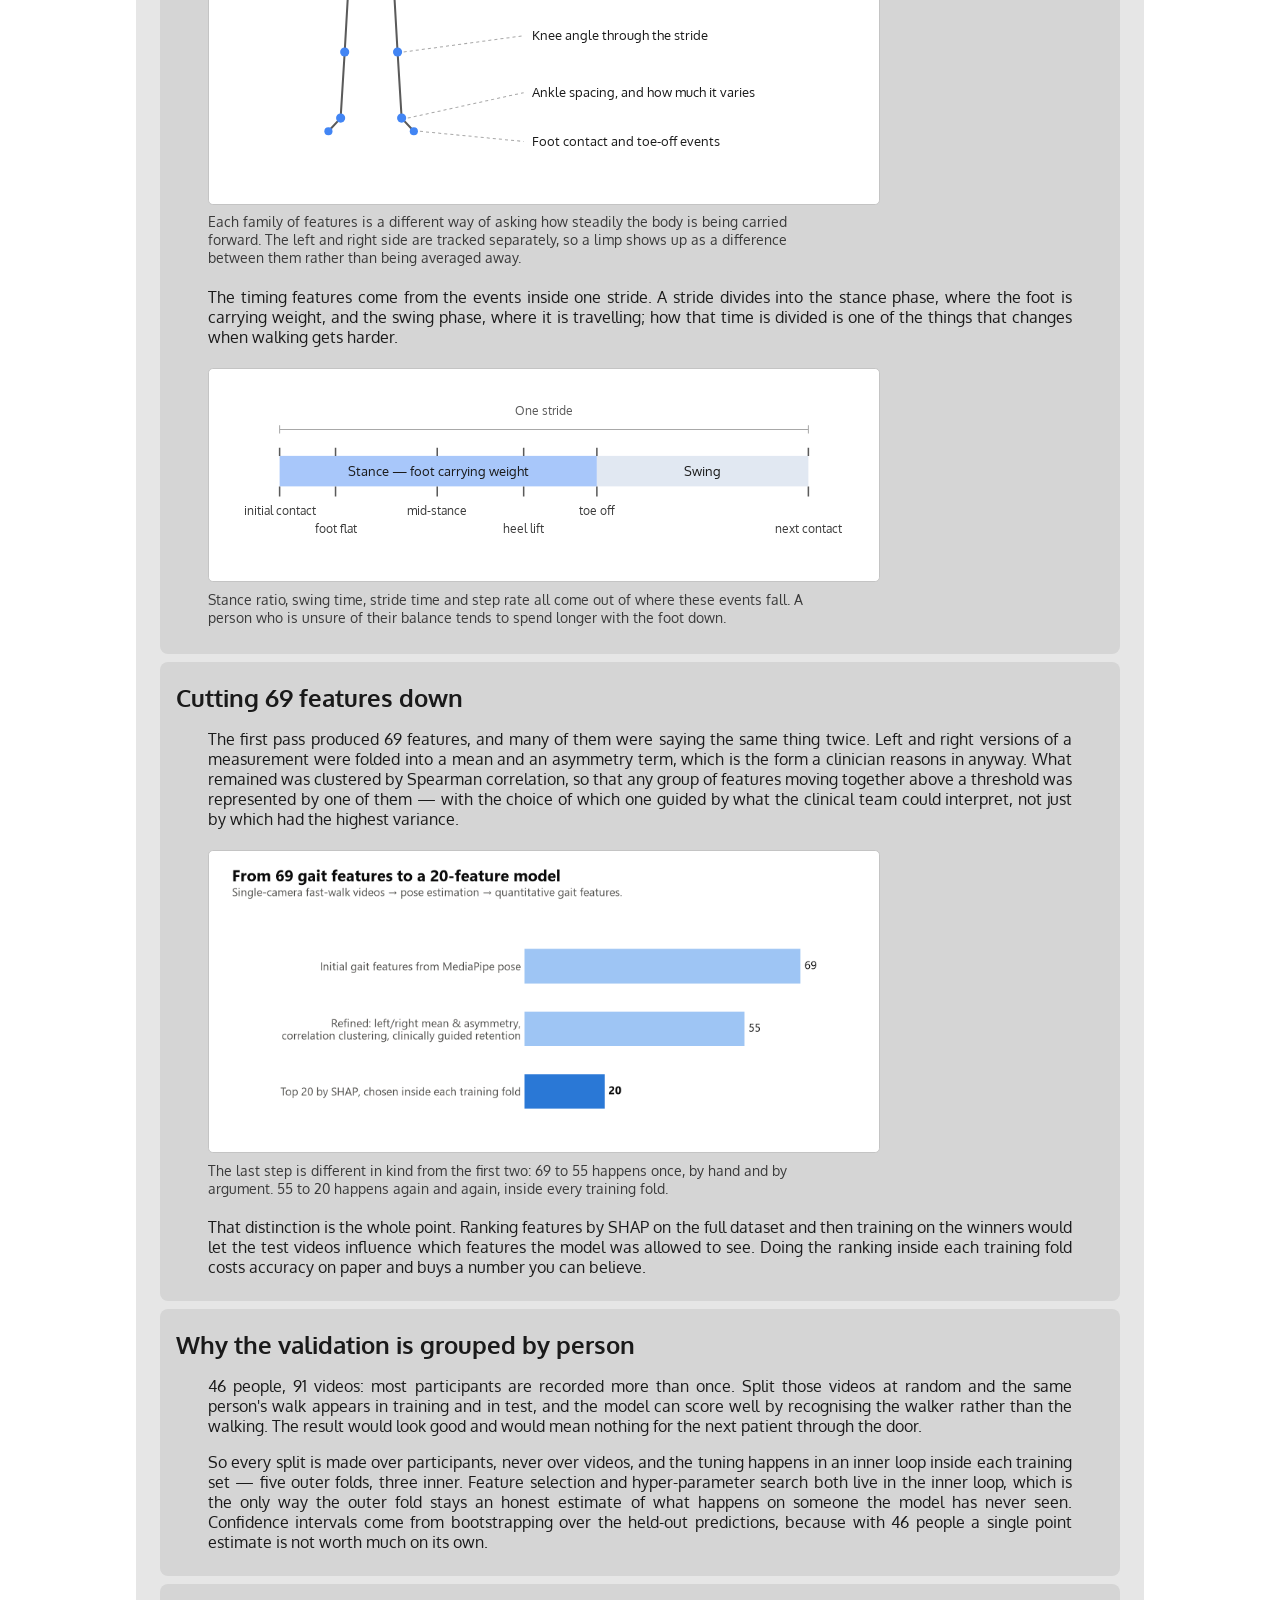
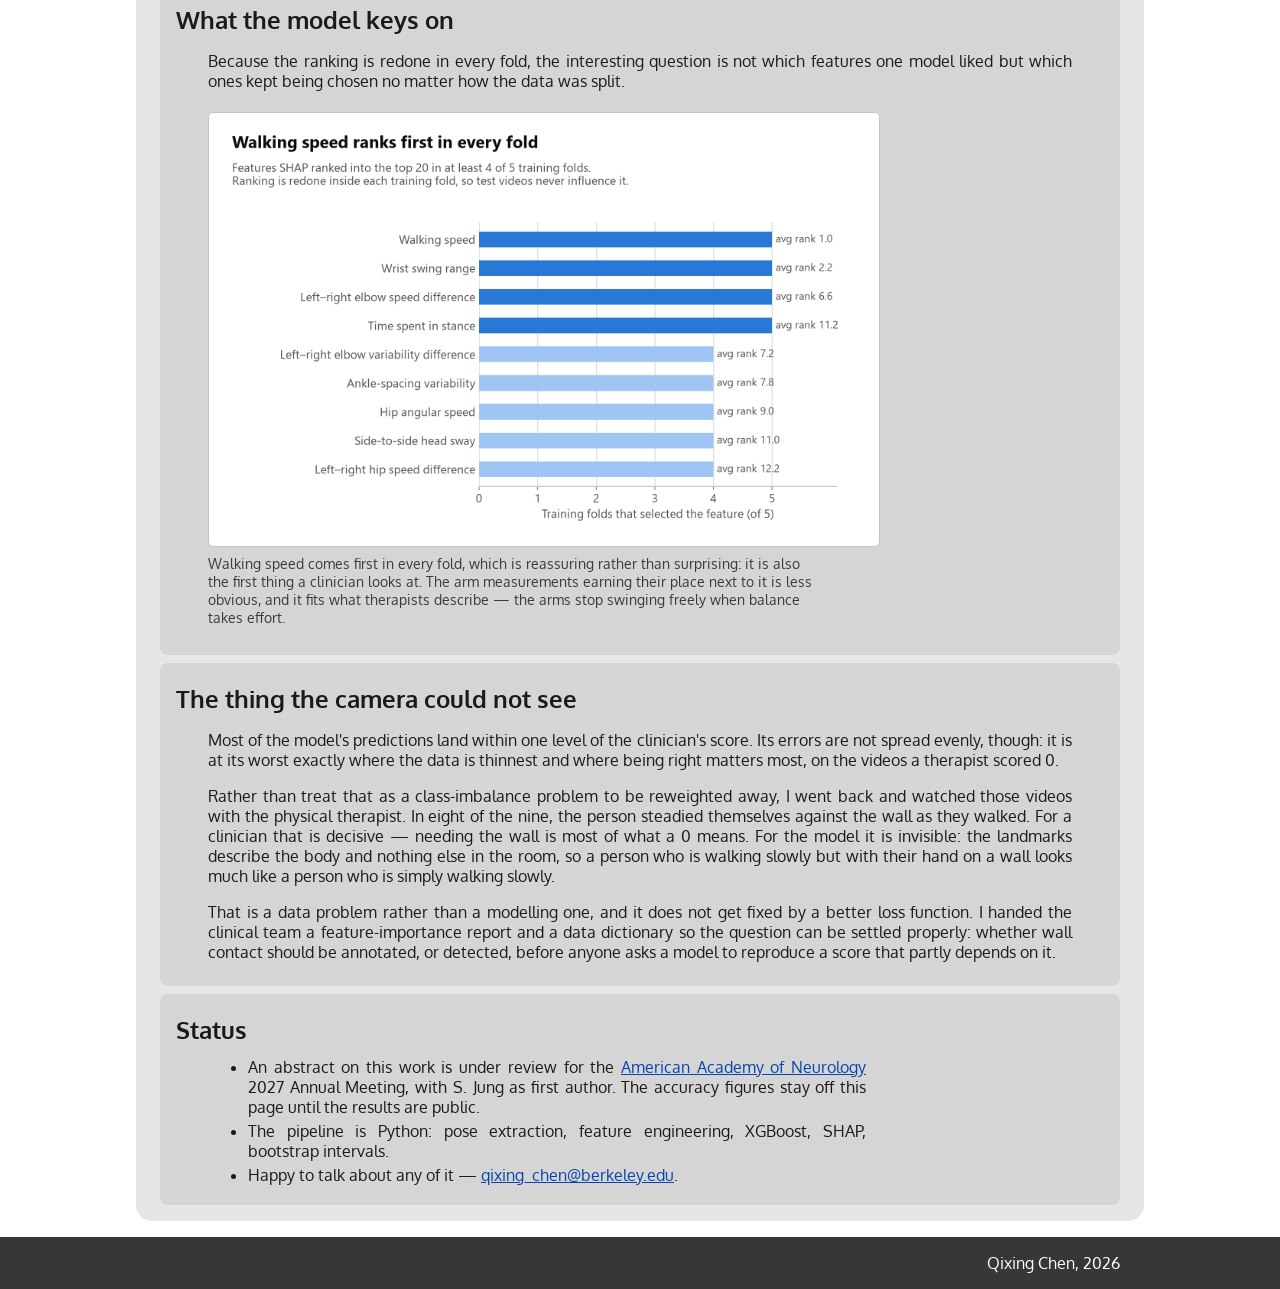
<file: research/brainwalk.html>
<!DOCTYPE html>
<html lang="en">
<head>
	<title>
		BrainWalk — Qixing Chen
	</title>
	<meta charset="utf-8">
	<meta name="viewport" content="width=device-width, initial-scale=1">
	<meta name="description" content="Estimating clinician-rated gait impairment in multiple sclerosis from single-camera walking videos: the problem, the pipeline, and what the model could not see.">
	<link rel="stylesheet" type="text/css" href="../style.css">
	<script src="../script.js" defer></script>
</head>

<body>
	<nav class="sitenav" aria-label="Sections">
		<div class="navinner">
			<ul class="navlinks">
				<li><a href="../index.html" class="texta">Home</a></li>
				<li><a href="../research.html" class="texta" aria-current="page">Research</a></li>
				<li><a href="../projects.html" class="texta">Projects</a></li>
				<li><a href="../cv.html" class="texta">CV</a></li>
			</ul>
		</div>
	</nav>

	<div class="card" id="top">
		<p class="backlink"><a href="../research.html" class="texta">&larr; Research</a></p>
		<h1>Reading gait impairment off a single camera</h1>
		<p class="lede">
			BrainWalk, at <a href="https://www.ucsf.edu/" class="texta">UC San Francisco</a>, asks whether an
			ordinary walking video can stand in for a measurement that normally needs a physical therapist in
			the room. I work on the model: everything from the pose landmarks to the cross-validation design,
			and on the question of what the model is still blind to.
		</p>
		<p class="light">
			Advisors: Peter Yiitcan Washington, PhD and Riley Bove, MD &middot; January 2025 &ndash; present
		</p>
	</div>

	<div class="card">

		<!-- ============ The problem ============ -->
		<div class="subcard">
			<h2 class="cvtitle">Why walking</h2>
			<div class="indent">
				<p>
					Multiple sclerosis damages the myelin around nerve fibres, and one of the places the damage
					shows up first is walking: speed drops, the stride loses its symmetry, the body works harder
					to stay balanced. Clinicians track this with scales like the Functional Gait Assessment,
					scored while watching the person walk. Item 1 covers walking on a level surface and runs from
					0, severe impairment, to 3, normal.
				</p>
				<p>
					A score like that is only taken when the person is in the clinic, which may be twice a year.
					The change worth catching often happens in between. If the same judgement could be made from
					a phone video, it could be made as often as the person is willing to record one &mdash; which
					is the reason to ask how far a single camera gets you.
				</p>
			</div>
		</div>

		<!-- ============ The data ============ -->
		<div class="subcard">
			<h2 class="cvtitle">What we have to learn from</h2>
			<div class="indent">
				<p>
					91 fast-walk videos from 46 people with MS, each watched and scored by a physical therapist.
					One camera, no markers, no depth sensor.
				</p>
				<figure class="figure">
					<img src="../img/brainwalk/dataset.png" alt="Bar chart of the 91 videos by clinician-rated FGA score: 9 videos at score 0, 15 at 1, 31 at 2 and 36 at 3." width="1600" height="960">
					<figcaption>
						The scores are not evenly spread. Most people in the study walk reasonably well, and the
						most impaired end &mdash; the end a clinician most wants flagged &mdash; is the thinnest
						part of the data. That imbalance comes back at the end of this page.
					</figcaption>
				</figure>
			</div>
		</div>

		<!-- ============ Video to numbers ============ -->
		<div class="subcard">
			<h2 class="cvtitle">From video to numbers</h2>
			<div class="indent">
				<p>
					A pose estimator reads each frame and returns the positions of the body's landmarks &mdash;
					nose, shoulders, elbows, wrists, hips, knees, ankles, feet. Everything downstream is built
					out of how those points move relative to each other, which is what keeps the method
					independent of where the camera happened to be standing.
				</p>

				<figure class="figure">
					<svg class="diagram" viewBox="0 0 640 400" role="img" aria-labelledby="bodytitle bodydesc">
						<title id="bodytitle">Which body landmarks the gait features come from</title>
						<desc id="bodydesc">A stick figure with its tracked landmarks marked, each group labelled with the gait features computed from it: head sway from the nose, shoulder rotation from the shoulders, arm swing from the wrists, angular speed from the hips, knee angle from the knees, ankle spacing from the ankles, and contact events from the feet.</desc>

						<g stroke="#5A5A5A" stroke-width="2" fill="none" stroke-linecap="round">
							<path d="M150 72 L150 110"></path>
							<path d="M120 110 L180 110"></path>
							<path d="M150 110 L150 190"></path>
							<path d="M128 190 L172 190"></path>
							<path d="M120 110 L105 155 L98 200"></path>
							<path d="M180 110 L195 155 L202 200"></path>
							<path d="M128 190 L124 260 L120 325"></path>
							<path d="M172 190 L176 260 L180 325"></path>
							<path d="M120 325 L108 338"></path>
							<path d="M180 325 L192 338"></path>
						</g>

						<g fill="#4285F4">
							<circle cx="150" cy="60" r="11"></circle>
							<circle cx="120" cy="110" r="4.5"></circle>
							<circle cx="180" cy="110" r="4.5"></circle>
							<circle cx="105" cy="155" r="4.5"></circle>
							<circle cx="195" cy="155" r="4.5"></circle>
							<circle cx="98" cy="200" r="4.5"></circle>
							<circle cx="202" cy="200" r="4.5"></circle>
							<circle cx="128" cy="190" r="4.5"></circle>
							<circle cx="172" cy="190" r="4.5"></circle>
							<circle cx="124" cy="260" r="4.5"></circle>
							<circle cx="176" cy="260" r="4.5"></circle>
							<circle cx="120" cy="325" r="4.5"></circle>
							<circle cx="180" cy="325" r="4.5"></circle>
							<circle cx="108" cy="338" r="4"></circle>
							<circle cx="192" cy="338" r="4"></circle>
						</g>

						<g stroke="#A8A8A8" stroke-width="1" fill="none" stroke-dasharray="3 3">
							<path d="M161 60 L300 54"></path>
							<path d="M186 110 L300 100"></path>
							<path d="M208 200 L300 150"></path>
							<path d="M178 190 L300 196"></path>
							<path d="M182 260 L300 244"></path>
							<path d="M186 325 L300 300"></path>
							<path d="M198 338 L300 348"></path>
						</g>

						<g fill="#1A1A1A" font-size="13" font-family="inherit">
							<text x="308" y="58">Side-to-side head sway</text>
							<text x="308" y="104">Shoulder-line rotation</text>
							<text x="308" y="154">Arm swing, and how far the two arms differ</text>
							<text x="308" y="200">Hip angular speed</text>
							<text x="308" y="248">Knee angle through the stride</text>
							<text x="308" y="304">Ankle spacing, and how much it varies</text>
							<text x="308" y="352">Foot contact and toe-off events</text>
						</g>
					</svg>
					<figcaption>
						Each family of features is a different way of asking how steadily the body is being
						carried forward. The left and right side are tracked separately, so a limp shows up as a
						difference between them rather than being averaged away.
					</figcaption>
				</figure>

				<p>
					The timing features come from the events inside one stride. A stride divides into the stance
					phase, where the foot is carrying weight, and the swing phase, where it is travelling; how
					that time is divided is one of the things that changes when walking gets harder.
				</p>

				<figure class="figure">
					<svg class="diagram" viewBox="0 0 640 190" role="img" aria-labelledby="gaittitle gaitdesc">
						<title id="gaittitle">The gait cycle, stance and swing</title>
						<desc id="gaitdesc">One stride shown as a bar: about sixty per cent of it is the stance phase, from initial contact through foot flat, mid-stance and heel lift to toe off, and the remaining forty per cent is the swing phase, ending at the next initial contact.</desc>

						<rect x="60" y="76" width="312" height="30" fill="#A8C7FA"></rect>
						<rect x="372" y="76" width="208" height="30" fill="#E1E8F2"></rect>

						<!-- Ticks stop at the bar's edges rather than crossing it, so the
						     phase labels stay readable. -->
						<g stroke="#5A5A5A" stroke-width="1.5">
							<path d="M60 68 L60 76 M60 106 L60 116"></path>
							<path d="M115 68 L115 76 M115 106 L115 116"></path>
							<path d="M215 68 L215 76 M215 106 L215 116"></path>
							<path d="M300 68 L300 76 M300 106 L300 116"></path>
							<path d="M372 68 L372 76 M372 106 L372 116"></path>
							<path d="M580 68 L580 76 M580 106 L580 116"></path>
						</g>

						<g fill="#1A1A1A" font-size="13" font-family="inherit">
							<text x="216" y="96" text-anchor="middle">Stance &mdash; foot carrying weight</text>
							<text x="476" y="96" text-anchor="middle">Swing</text>
						</g>

						<g fill="#3A3A3A" font-size="11.5" font-family="inherit" text-anchor="middle">
							<text x="60" y="134">initial contact</text>
							<text x="115" y="152">foot flat</text>
							<text x="215" y="134">mid-stance</text>
							<text x="300" y="152">heel lift</text>
							<text x="372" y="134">toe off</text>
							<text x="580" y="152">next contact</text>
						</g>

						<g fill="#5A5A5A" font-size="12" font-family="inherit">
							<text x="320" y="36" text-anchor="middle">One stride</text>
						</g>
						<g stroke="#A8A8A8" stroke-width="1">
							<path d="M60 50 L580 50"></path>
							<path d="M60 46 L60 54"></path>
							<path d="M580 46 L580 54"></path>
						</g>
					</svg>
					<figcaption>
						Stance ratio, swing time, stride time and step rate all come out of where these events
						fall. A person who is unsure of their balance tends to spend longer with the foot down.
					</figcaption>
				</figure>
			</div>
		</div>

		<!-- ============ Feature reduction ============ -->
		<div class="subcard">
			<h2 class="cvtitle">Cutting 69 features down</h2>
			<div class="indent">
				<p>
					The first pass produced 69 features, and many of them were saying the same thing twice. Left
					and right versions of a measurement were folded into a mean and an asymmetry term, which is
					the form a clinician reasons in anyway. What remained was clustered by Spearman correlation,
					so that any group of features moving together above a threshold was represented by one of
					them &mdash; with the choice of which one guided by what the clinical team could interpret,
					not just by which had the highest variance.
				</p>
				<figure class="figure">
					<img src="../img/brainwalk/pipeline.png" alt="Bar chart: 69 initial gait features from MediaPipe pose, refined to 55 by left-right mean and asymmetry transforms, correlation clustering and clinically guided retention, then 20 selected by SHAP inside each training fold." width="1800" height="780">
					<figcaption>
						The last step is different in kind from the first two: 69 to 55 happens once, by hand and
						by argument. 55 to 20 happens again and again, inside every training fold.
					</figcaption>
				</figure>
				<p>
					That distinction is the whole point. Ranking features by SHAP on the full dataset and then
					training on the winners would let the test videos influence which features the model was
					allowed to see. Doing the ranking inside each training fold costs accuracy on paper and buys
					a number you can believe.
				</p>
			</div>
		</div>

		<!-- ============ Validation ============ -->
		<div class="subcard">
			<h2 class="cvtitle">Why the validation is grouped by person</h2>
			<div class="indent">
				<p>
					46 people, 91 videos: most participants are recorded more than once. Split those videos at
					random and the same person's walk appears in training and in test, and the model can score
					well by recognising the walker rather than the walking. The result would look good and would
					mean nothing for the next patient through the door.
				</p>
				<p>
					So every split is made over participants, never over videos, and the tuning happens in an
					inner loop inside each training set &mdash; five outer folds, three inner. Feature selection
					and hyper-parameter search both live in the inner loop, which is the only way the outer fold
					stays an honest estimate of what happens on someone the model has never seen. Confidence
					intervals come from bootstrapping over the held-out predictions, because with 46 people a
					single point estimate is not worth much on its own.
				</p>
			</div>
		</div>

		<!-- ============ What it keys on ============ -->
		<div class="subcard">
			<h2 class="cvtitle">What the model keys on</h2>
			<div class="indent">
				<p>
					Because the ranking is redone in every fold, the interesting question is not which features
					one model liked but which ones kept being chosen no matter how the data was split.
				</p>
				<figure class="figure">
					<img src="../img/brainwalk/features.png" alt="Bar chart of the nine features SHAP ranked into the top 20 in at least four of five training folds, led by walking speed, wrist swing range, left-right elbow speed difference and time spent in stance." width="1700" height="1080">
					<figcaption>
						Walking speed comes first in every fold, which is reassuring rather than surprising: it is
						also the first thing a clinician looks at. The arm measurements earning their place next to
						it is less obvious, and it fits what therapists describe &mdash; the arms stop swinging
						freely when balance takes effort.
					</figcaption>
				</figure>
			</div>
		</div>

		<!-- ============ The wall ============ -->
		<div class="subcard">
			<h2 class="cvtitle">The thing the camera could not see</h2>
			<div class="indent">
				<p>
					Most of the model's predictions land within one level of the clinician's score. Its errors
					are not spread evenly, though: it is at its worst exactly where the data is thinnest and
					where being right matters most, on the videos a therapist scored 0.
				</p>
				<p>
					Rather than treat that as a class-imbalance problem to be reweighted away, I went back and
					watched those videos with the physical therapist. In eight of the nine, the person steadied
					themselves against the wall as they walked. For a clinician that is decisive &mdash; needing
					the wall is most of what a 0 means. For the model it is invisible: the landmarks describe the
					body and nothing else in the room, so a person who is walking slowly but with their hand on a
					wall looks much like a person who is simply walking slowly.
				</p>
				<p>
					That is a data problem rather than a modelling one, and it does not get fixed by a better
					loss function. I handed the clinical team a feature-importance report and a data dictionary
					so the question can be settled properly: whether wall contact should be annotated, or
					detected, before anyone asks a model to reproduce a score that partly depends on it.
				</p>
			</div>
		</div>

		<!-- ============ Status ============ -->
		<div class="subcard">
			<h2 class="cvtitle">Status</h2>
			<div class="indent">
				<ul class="cvlist">
					<li>
						An abstract on this work is under review for the
						<a href="https://www.aan.com/" class="texta">American Academy of Neurology</a> 2027 Annual
						Meeting, with S. Jung as first author. The accuracy figures stay off this page until the
						results are public.
					</li>
					<li>The pipeline is Python: pose extraction, feature engineering, XGBoost, SHAP, bootstrap intervals.</li>
					<li>Happy to talk about any of it &mdash; <a href="mailto:qixing_chen@berkeley.edu" class="texta">qixing_chen@berkeley.edu</a>.</li>
				</ul>
			</div>
		</div>

	</div>
</body>

<footer>
	<p>Qixing Chen, <span id="currentYear"></span></p>
</footer>
</html>
</file>
<file: style.css>
@import url('https://fonts.googleapis.com/css2?family=Oxygen:wght@300;400;700&display=swap');

body {
	padding: 0;
	margin: 0;
	font-family: 'Oxygen', 'Segoe UI', system-ui, -apple-system, sans-serif;
	font-size: 100%;
	text-align: justify;
	text-size-adjust: 100%;
	-ms-text-size-adjust: 100%;
	-moz-text-size-adjust: 100%;
	-webkit-text-size-adjust: 100%;
	background-color: #FFFFFF;
	color: #1A1A1A;
}

/* ---------- Site navigation ---------- */

/* The sections used to be one scroll; they are separate pages now, so every
   page carries the same bar. Sticky because the C.V. page is still long. */
.sitenav {
	position: sticky;
	top: 0;
	z-index: 10;
	background-color: #FFFFFF;
	padding: 0.75em 0 0 0;
}

/* Same measure and padding as div.card, so the bar lines up with the cards
   below it rather than sitting a few pixels off. */
.navinner {
	display: flex;
	flex-wrap: wrap;
	align-items: baseline;
	gap: 0.3em 1.2em;
	max-width: 60em;
	margin: 0 auto;
	padding: 0.5em 1.5em;
	background-color: #E6E6E6;
	border-radius: 1em;
}

.navlinks {
	display: flex;
	flex-wrap: wrap;
	gap: 0 1.1em;
	margin: 0;
	padding: 0;
	list-style-type: none;
}

/* The page you are on is a label, not a link: no blue, nothing to click. */
.sitenav [aria-current="page"] {
	color: #1A1A1A;
	font-weight: bold;
	text-decoration: none;
	cursor: default;
}

/* ---------- Landing page ---------- */

/* A one-paragraph trailer for each section, so the home page says what is
   behind a link instead of just naming it. */
.teaser {
	max-width: 44em;
	margin: 0.25em 0 0 0;
}

.morelinks {
	max-width: 44em;
	margin: 0.6em 0 0 0;
	font-size: 0.9em;
	text-align: left;
}

.contactline {
	margin: 0.8em 0 0 0;
	font-size: 0.95em;
	text-align: left;
}

/* Borrows the Wordle page's tiles: a real board row reads as an invitation to
   play in a way that another line of prose does not. */
.playstrip {
	margin: 0.3em 0 0.9em 0;
}

.playcta {
	margin: 0.9em 0 0.2em 0;
	text-align: left;
}

/* .btn is otherwise a <button>; as a link it needs the inline-block box and
   none of the underline. */
a.btn,
a.btn:visited {
	display: inline-block;
	color: #0645AD;
	text-decoration: none;
}

a.btn:hover {
	color: #0A2D6E;
}

/* ---------- Cards ---------- */

/* Cap the measure. Full-viewport cards ran to 140-odd characters a line
   and left the photo stranded in a wide empty field. */
div.card {
	max-width: 60em;
	margin: 1em auto;
	padding: 0.5em 1.5em;
	background-color: #E6E6E6;
	border-radius: 1em;
}

/* Justifying a heading opens word-spacing gaps as soon as it wraps, and
   headings are short enough that the ragged edge costs nothing. */
h1, h2, h3, h4 {
	text-align: left;
}

/* Two real columns rather than a float, so the text keeps one straight
   edge instead of notching in and out around the photo. */
.intro {
	display: grid;
	grid-template-columns: 1fr auto;
	gap: 2em;
	align-items: center;
}

.profile {
	width: 200px;
	height: 200px;
	overflow: hidden;
	border-radius: 0.5em;
	border: 1px solid #C4C4C4;
}

/* Square crop framed on the face; the source is taller than it is wide. */
.profile img {
	display: block;
	width: 100%;
	height: 100%;
	object-fit: cover;
	object-position: center 15%;
}

div.subcard {
	padding: 0.5em 1em;
	margin: 0.5em 0;
	background-color: #D5D5D5;
	border-radius: 0.5em;
}

div.indent {
	padding: 0 2em;
}

/* ---------- C.V. items ---------- */

.cvitem {
	margin: 0;
	padding: 0;
}

.cvlist {
	margin: 0 0 0.5em 0;
}

.cvlist > li {
	width: 75%;
	padding: 0 0 0.25em 0;
}

.cvtitle {
	margin: 0.5em 0;
}

/* Only the .date span floats; other spans in the heading stay inline. */
.lralign > span.date {
	float: right;
	font-size: inherit;
	font-weight: normal;
}

.light {
	font-weight: normal;
	padding: 0;
	margin: 0;
}

/* ---------- Expandable sections ---------- */

.expand {
	border: none;
	cursor: pointer;
	font-family: inherit;
	font-size: inherit;
	background-color: transparent;
	padding: 0;
	-webkit-user-select: none;
	user-select: none;
}

.expand:focus-visible {
	outline: 2px solid #0645AD;
	outline-offset: 2px;
}

/* Only the marker carries the affordance; the label stays body text. */
.expand:after {
	content: " [+]";
	font-weight: bold;
	color: #0645AD;
}

.expand:hover:after {
	color: #0A2D6E;
}

.active:after {
	content: " [-]";
}

.expandcontent {
	max-height: 0;
	overflow: hidden;
	transition: max-height 0.5s ease-out;
	margin: 0.5em 0;
}

/* ---------- Text helpers ---------- */

/* Links are blue everywhere. Dark enough to stay readable on the grey
   card (#E6E6E6) and subcard (#D5D5D5) backgrounds. */
a.texta,
a.texta:visited {
	color: #0645AD;
}

a.texta:hover {
	color: #0A2D6E;
}

a.b {
	font-weight: bold;
}

.emph {
	font-weight: bold;
}

.underline {
	text-decoration: underline;
}

.planned {
	font-style: italic;
	color: #5A5A5A;
	font-size: 0.85em;
}

.chips {
	margin: 0;
	padding: 0;
	list-style-type: none;

	/* The page justifies body text, which stretches any chip row that wraps
	   out to the full measure. Chips sit together on the left instead. */
	text-align: left;
}

.chips > li {
	display: inline-block;
	padding: 0.15em 0.6em;
	margin: 0.2em 0.3em 0.2em 0;
	background-color: #EDEDED;
	border: 0.05em solid #A8A8A8;
	border-radius: 0.8em;
	font-size: 0.9em;
}

/* ---------- Coursework table ---------- */

#courses_taken {
	width: 100%;
}

#courses_taken table {
	width: 100%;
	table-layout: fixed;
	text-align: left;
}

#courses_taken th,
#courses_taken td {
	padding: 0 2% 0.5em 0;
	vertical-align: top;
}

.borderedtable {
	border-bottom: 0.1em solid #7E7E7E;
	border-collapse: collapse;
}

.borderedtable td {
	border-bottom: 0.1em solid #7E7E7E;
	border-collapse: collapse;
	padding: 0.5em 1em;
	text-align: center;
}

.borderedtable th {
	border: 0.1em solid #7E7E7E;
	background-color: #7E7E7E;
	color: #EAEAEA;
	border-collapse: collapse;
	padding: 0.5em 1em;
	font-weight: normal;
	text-align: center;
}

/* ---------- Footer ---------- */

footer {
	background-color: #373737;
	color: #FFFFFF;
	font-family: inherit;
	padding: 0.5em 2em;
	margin: 0;
	text-align: right;
}

/* Line the footer up with the card edge now that the cards are centred. */
footer p {
	max-width: 60em;
	margin: 0.5em auto;
}

/* ---------- Small screens ---------- */

/* Two columns stop working well before the phone breakpoint: the text
   column narrows until the indented lines wrap and the staircase reads
   as ragged instead of deliberate. Stack the photo on top instead. */
@media screen and (max-width: 860px) {
	.intro {
		grid-template-columns: 1fr;
		justify-items: center;
		gap: 1em;
	}

	.profile {
		order: -1;
	}
}

@media screen and (max-width: 700px) {
	body {
		text-align: left;
	}

	div.card {
		margin: 0.5em;
		padding: 0.5em 0.8em;
	}

	.sitenav {
		padding: 0.5em 0 0 0;
	}

	.navinner {
		margin: 0 0.5em;
		padding: 0.5em 0.8em;
	}

	.profile {
		width: 150px;
		height: 150px;
	}

	div.indent {
		padding: 0 0.5em;
	}

	.cvlist > li {
		width: auto;
	}

	.lralign > span.date {
		float: none;
		display: block;
		font-size: 0.9em;
		color: #4A4A4A;
	}

	h1 {
		font-size: 1.6em;
	}

	h2 {
		font-size: 1.25em;
	}

	h3 {
		font-size: 1.05em;
	}

	h2[style], h3[style] {
		text-indent: 0 !important;
	}

	#courses_taken table {
		table-layout: auto;
		font-size: 0.9em;
	}
}

/* ---------- Wordle page ---------- */

.backlink {
	margin: 0.5em 0 0 0;
	font-size: 0.9em;
}

.lede {
	max-width: 44em;
}

/* The board and the solver are one conversation: a guess on the left changes the
   numbers on the right. Side by side while there is room, so both are in view. */
.playarea {
	display: grid;
	grid-template-columns: auto 1fr;
	gap: 2em;
	align-items: start;
	margin-bottom: 1em;
}

.playside {
	min-width: 0;
}

/* ---------- Board ---------- */

.board {
	display: grid;
	gap: 0.35em;
	width: max-content;
}

.boardrow {
	display: grid;
	grid-template-columns: repeat(5, 3em);
	gap: 0.35em;
}

.tile {
	display: flex;
	align-items: center;
	justify-content: center;
	height: 3em;
	border: 0.08em solid #A8A8A8;
	border-radius: 0.15em;
	background-color: #FFFFFF;
	font-size: 1.1em;
	font-weight: bold;
	text-transform: uppercase;
}

/* A letter that has been typed but not submitted: no colour yet, but the tile
   should look answered rather than empty. */
.tile.filled {
	border-color: #5A5A5A;
}

.tile.green,
.key.green {
	background-color: #6AAA64;
	border-color: #6AAA64;
	color: #FFFFFF;
}

.tile.yellow,
.key.yellow {
	background-color: #C9B458;
	border-color: #C9B458;
	color: #FFFFFF;
}

.tile.gray,
.key.gray {
	background-color: #787C7E;
	border-color: #787C7E;
	color: #FFFFFF;
}

.message {
	min-height: 1.4em;
	margin: 0.6em 0;
	text-align: left;
	font-size: 0.9em;
}

/* ---------- On-screen keyboard ---------- */

.keyboard {
	width: 17em;
}

.keyrow {
	display: flex;
	justify-content: center;
	gap: 0.25em;
	margin-bottom: 0.25em;
}

.key {
	flex: 1 1 auto;
	padding: 0.5em 0;
	border: 0.08em solid #A8A8A8;
	border-radius: 0.2em;
	background-color: #EDEDED;
	font-family: inherit;
	font-size: 0.85em;
	text-transform: uppercase;
	cursor: pointer;
}

.key:hover {
	background-color: #DCDCDC;
}

.keywide {
	flex: 1.6 1 auto;
	font-size: 0.7em;
}

/* ---------- Buttons ---------- */

.btn {
	padding: 0.4em 0.9em;
	border: 0.08em solid #7E7E7E;
	border-radius: 0.3em;
	background-color: #EDEDED;
	font-family: inherit;
	font-size: 0.9em;
	cursor: pointer;
}

.btn:hover {
	background-color: #DCDCDC;
}

.btn[disabled] {
	opacity: 0.5;
	cursor: default;
}

.btnsmall {
	padding: 0.1em 0.5em;
	font-size: 0.8em;
}

.controls {
	display: flex;
	flex-wrap: wrap;
	align-items: center;
	gap: 0.6em;
	margin: 0.8em 0;
	text-align: left;
}

.toggle {
	font-size: 0.9em;
}

/* ---------- Solver panel ---------- */

.bottitle {
	margin: 0.8em 0 0.4em 0;
}

.remaining,
.candidates,
.small {
	text-align: left;
	margin: 0.4em 0;
}

.small {
	font-size: 0.85em;
}

/* A long comma list is the one place justification really hurts: it stretches
   the words apart until the line reads as a table. */
.candidates {
	font-size: 0.85em;
	text-align: left;
	color: #3A3A3A;
}

.suggestions {
	border-collapse: collapse;
	text-align: left;
}

.suggestions th,
.suggestions td {
	padding: 0.15em 0.8em 0.15em 0;
	font-size: 0.9em;
	font-weight: normal;
	vertical-align: middle;
}

.suggestions th {
	border-bottom: 0.08em solid #A8A8A8;
}

.guessword {
	font-weight: bold;
	letter-spacing: 0.05em;
}

.num {
	text-align: right;
	font-variant-numeric: tabular-nums;
}

/* ---------- Per-guess analysis ---------- */

.analysistable {
	width: auto;
}

.analysistable td,
.analysistable th {
	font-size: 0.9em;
}

.squares {
	white-space: nowrap;
}

.sq {
	display: inline-block;
	width: 0.9em;
	height: 0.9em;
	margin-right: 0.15em;
	border: 0.08em solid #A8A8A8;
	vertical-align: middle;
}

.sq.green {
	background-color: #6AAA64;
	border-color: #6AAA64;
}

.sq.yellow {
	background-color: #C9B458;
	border-color: #C9B458;
}

.sq.gray {
	background-color: #787C7E;
	border-color: #787C7E;
}

.benchtable {
	width: auto;
	margin: 0.5em 0 1em 0;
	font-size: 0.9em;
}

.formula {
	margin: 0.6em 0;
	text-align: center;
	font-size: 1.1em;
}

/* The board is 17em wide and the solver table wants about 24em; below roughly
   that sum the two columns start squeezing the suggestions, so stack them. */
@media screen and (max-width: 860px) {
	.playarea {
		grid-template-columns: 1fr;
		gap: 1em;
	}

	.board,
	.keyboard {
		margin-left: auto;
		margin-right: auto;
	}
}

/* Five-column tables do not fit a phone, and shrinking the type far enough to
   make them fit costs more than a sideways scroll does. */
.tablescroll {
	overflow-x: auto;
}

@media screen and (max-width: 700px) {
	.borderedtable td,
	.borderedtable th {
		padding: 0.4em 0.5em;
	}

	.boardrow {
		grid-template-columns: repeat(5, 2.6em);
	}

	.tile {
		height: 2.6em;
		font-size: 1em;
	}
}

/* ---------- Research figures ---------- */

.figure {
	margin: 1.3em 0;
}

/* Charts are drawn on white; on the grey subcard they need the panel to read as
   a figure rather than as a hole in the page. Capped short of the full measure
   because a 60em-wide bar chart is harder to read, not easier. */
.figure img,
.diagram {
	display: block;
	box-sizing: border-box;
	width: 100%;
	max-width: 42em;
	height: auto;
	padding: 0.6em;
	border: 0.05em solid #C4C4C4;
	border-radius: 0.3em;
	background-color: #FFFFFF;
}

.figure figcaption {
	max-width: 42em;
	margin-top: 0.5em;
	font-size: 0.9em;
	color: #3A3A3A;
	text-align: left;
}
</file>
